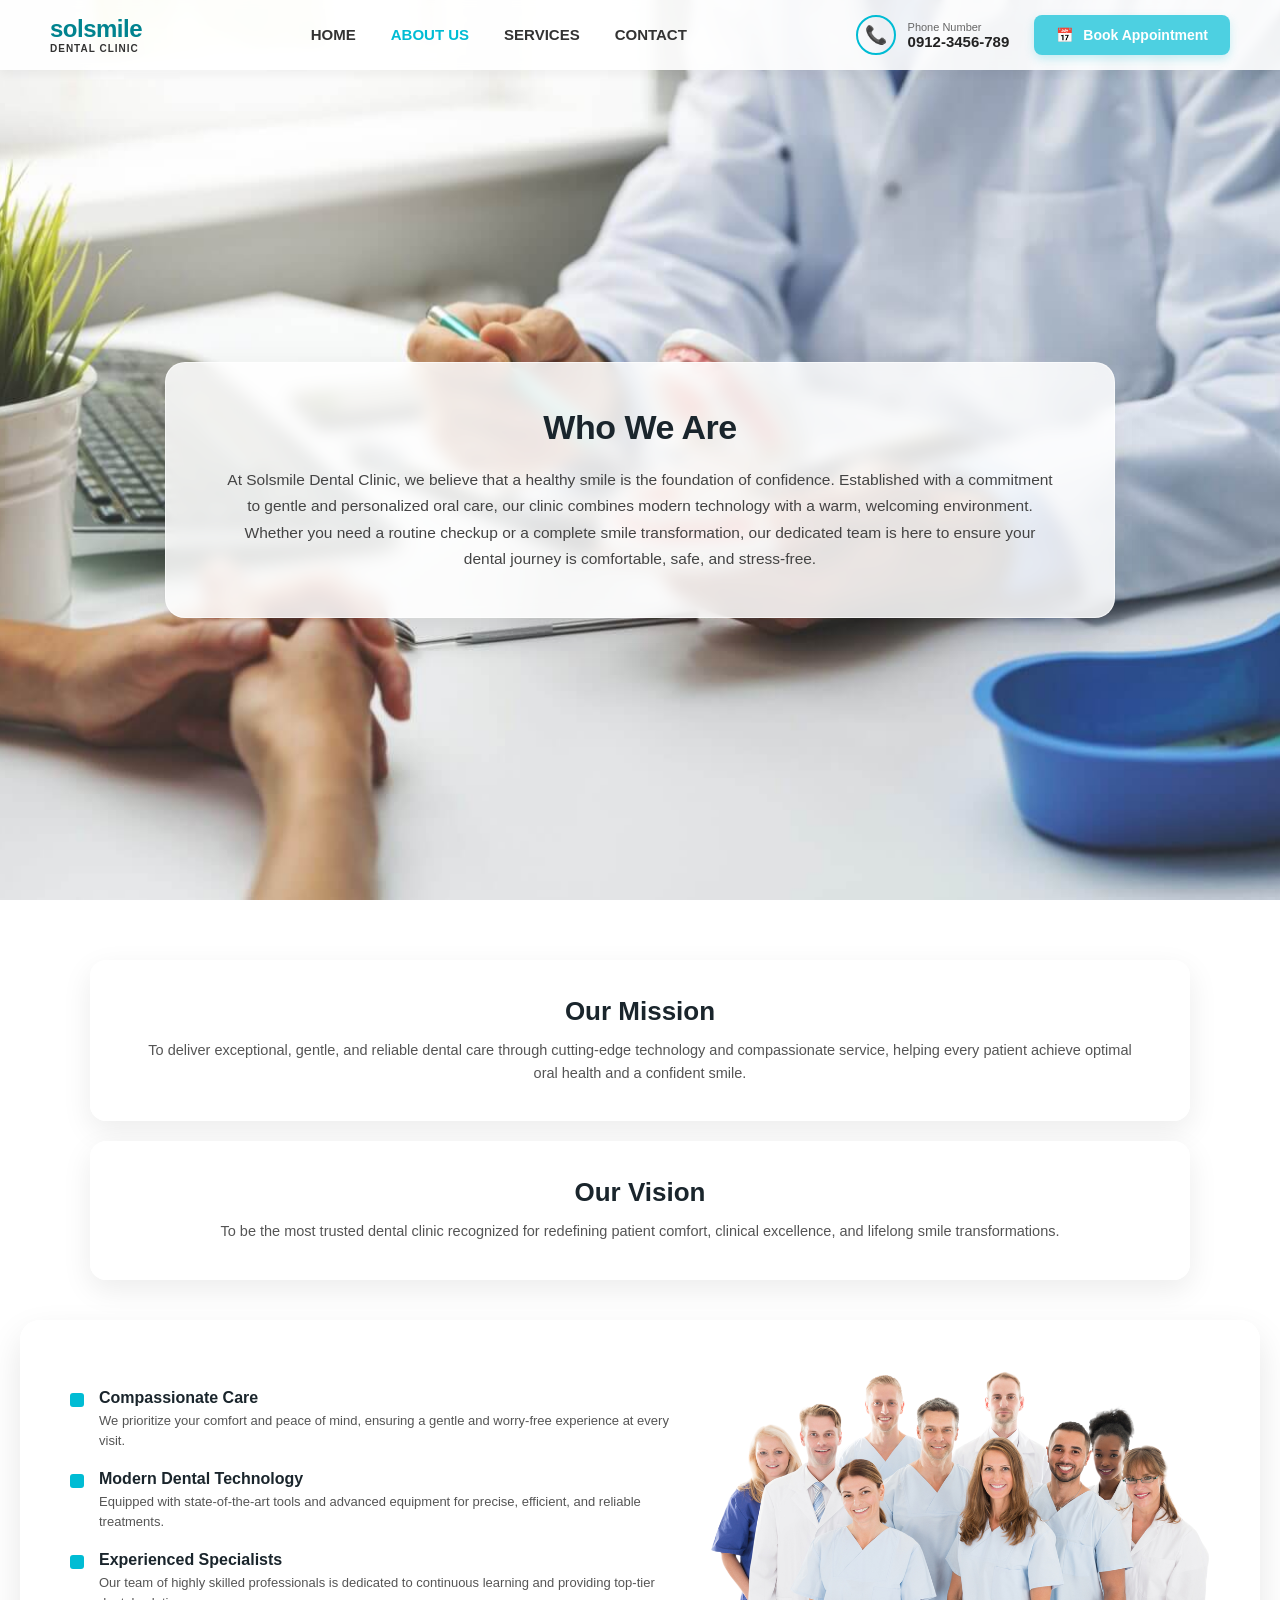
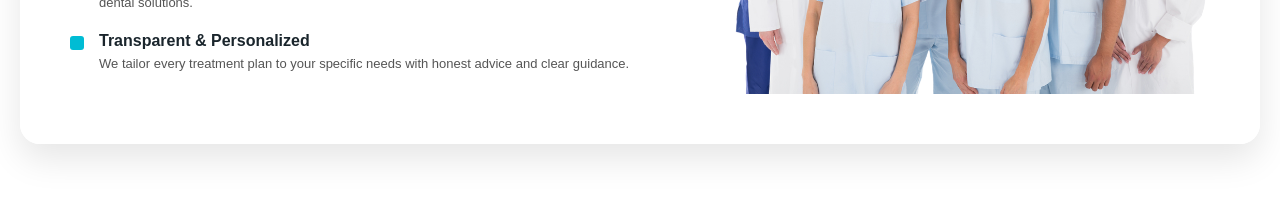
<file: ABOUT US.HTML>
<!DOCTYPE html>
<html lang="en">
<head>
    <meta charset="UTF-8">
    <meta name="viewport" content="width=device-width, initial-scale=1.0">
    <title>About Us - Solsmile Dental Clinic</title>
    <style>
        * {
            margin: 0;
            padding: 0;
            box-sizing: border-box;
            font-family: 'Segoe UI', Tahoma, Geneva, Verdana, sans-serif;
        }

        html {
            scroll-behavior: smooth;
        }

        html, body {
            width: 100%;
            overflow-x: hidden;
        }

        body {
            background: url("../IMAGES/about%20us%20pprofile.jpg") no-repeat center center fixed;
            background-size: cover;
            color: #333;
            display: flex;
            flex-direction: column;
            min-height: 100vh;
        }

        /* ENTRANCE ANIMATIONS */
        @keyframes fadeInDown {
            from { opacity: 0; transform: translateY(-20px); }
            to { opacity: 1; transform: translateY(0); }
        }

        @keyframes fadeInUp {
            from { opacity: 0; transform: translateY(30px); }
            to { opacity: 1; transform: translateY(0); }
        }

        @keyframes fadeIn {
            from { opacity: 0; transform: scale(0.98); }
            to { opacity: 1; transform: scale(1); }
        }

        .fade-effect {
            animation: fadeIn 0.8s ease-out forwards;
        }

        /* HEADER / NAVBAR (Fixed sa taas) */
        header {
            position: fixed;
            top: 0;
            left: 0;
            display: flex;
            justify-content: space-between;
            align-items: center;
            padding: 15px 50px;
            background: rgba(255, 255, 255, 0.9);
            backdrop-filter: blur(5px);
            animation: fadeInDown 0.8s ease-out;
            width: 100%;
            z-index: 1000;
            box-shadow: 0 4px 10px rgba(0,0,0,0.05);
        }

        .logo-area {
            display: flex;
            flex-direction: column;
            line-height: 1.1;
        }

        .logo-text {
            font-size: 24px;
            font-weight: bold;
            color: #00838f;
            letter-spacing: -0.5px;
        }

        .logo-sub {
            font-size: 10px;
            font-weight: bold;
            letter-spacing: 1px;
            color: #333;
        }

        nav ul {
            display: flex;
            list-style: none;
            gap: 35px;
        }

        nav ul li a {
            text-decoration: none;
            color: #333;
            font-weight: 600;
            font-size: 15px;
            transition: color 0.3s;
        }

        nav ul li a.active, nav ul li a:hover {
            color: #00bcd4;
        }

        .header-right {
            display: flex;
            align-items: center;
            gap: 25px;
        }

        .phone-box {
            display: flex;
            align-items: center;
            gap: 12px;
        }

        .phone-icon {
            width: 40px;
            height: 40px;
            border: 2px solid #00bcd4;
            border-radius: 50%;
            display: flex;
            align-items: center;
            justify-content: center;
            color: #00bcd4;
            font-size: 18px;
        }

        .phone-info .label {
            font-size: 11px;
            color: #666;
        }

        .phone-info .number {
            font-size: 15px;
            font-weight: bold;
            color: #222;
        }

        .btn-book {
            background-color: #4dd0e1;
            color: white;
            border: none;
            padding: 12px 22px;
            border-radius: 8px;
            font-weight: 600;
            font-size: 14px;
            cursor: pointer;
            display: flex;
            align-items: center;
            gap: 10px;
            box-shadow: 0 4px 10px rgba(77, 208, 225, 0.3);
            transition: background 0.3s, transform 0.2s;
        }

        .btn-book:hover {
            background-color: #26c6da;
            transform: translateY(-2px);
        }

        /* SECTION 1: WHO WE ARE / OUR STORY (POP-UP / WHEEL SWITCH) */
        .popup-section {
            height: 100vh;
            width: 100%;
            display: flex;
            flex-direction: column;
            justify-content: center;
            align-items: center;
            padding-top: 80px;
        }

        .about-card-box {
            background: rgba(255, 255, 255, 0.85);
            backdrop-filter: blur(8px);
            border: 1px solid rgba(255, 255, 255, 0.6);
            padding: 45px 60px;
            border-radius: 20px;
            max-width: 950px; /* Pinalaki ang max-width */
            width: 90%;
            text-align: center;
            box-shadow: 0 15px 35px rgba(0, 0, 0, 0.1);
        }

        .about-card-box h2 {
            font-size: 34px;
            font-weight: 800;
            color: #1a252c;
            margin-bottom: 20px;
            letter-spacing: -0.5px;
        }

        .about-card-box p {
            font-size: 15.5px;
            color: #444;
            line-height: 1.7;
        }

        .scroll-hint {
            margin-top: 15px;
            font-size: 12px;
            color: #444;
            font-weight: 600;
            letter-spacing: 0.5px;
            animation: fadeInUp 1s ease-out;
        }

        /* SECTIONS SA IBABA (NORMAL SCROLL NA) */
        .content-container {
            display: flex;
            flex-direction: column;
            align-items: center;
            gap: 40px;
            padding: 60px 20px;
            background: linear-gradient(to bottom, rgba(255,255,255,0.7), rgba(255,255,255,0.95));
        }

        /* MISSION & VISION DUAL BOXES */
        .mission-vision-wrapper {
            display: flex;
            flex-direction: column;
            gap: 20px;
            max-width: 1100px; /* Pinahaba at pinakalaki ang width */
            width: 100%;
        }

        .mv-card {
            background: rgba(255, 255, 255, 0.9);
            backdrop-filter: blur(8px);
            border: 1px solid rgba(255, 255, 255, 0.6);
            padding: 35px 50px;
            border-radius: 16px;
            text-align: center;
            box-shadow: 0 10px 30px rgba(0, 0, 0, 0.08);
        }

        .mv-card h3 {
            font-size: 26px;
            font-weight: 800;
            color: #1a252c;
            margin-bottom: 12px;
        }

        .mv-card p {
            font-size: 14.5px;
            color: #555;
            line-height: 1.6;
        }

        /* VALUES & TEAM LAYOUT */
        .values-team-wrapper {
            display: flex;
            justify-content: space-between;
            align-items: center;
            max-width: 1250px; /* Mas pinalawak/pinahaba para mas maluwag ang team at listahan */
            width: 100%;
            background: rgba(255, 255, 255, 0.95);
            backdrop-filter: blur(10px);
            padding: 50px;
            border-radius: 20px;
            box-shadow: 0 15px 35px rgba(0, 0, 0, 0.1);
            gap: 40px;
        }

        .values-list {
            display: flex;
            flex-direction: column;
            gap: 20px;
            flex: 1.2;
        }

        .value-item {
            display: flex;
            align-items: flex-start;
            gap: 15px;
        }

        .value-bullet {
            width: 14px;
            height: 14px;
            background-color: #00bcd4;
            border-radius: 3px;
            margin-top: 4px;
            flex-shrink: 0;
        }

        .value-content h4 {
            font-size: 16px;
            font-weight: 700;
            color: #1a252c;
            margin-bottom: 4px;
        }

        .value-content p {
            font-size: 13px;
            color: #555;
            line-height: 1.5;
        }

        .team-image-box {
            flex: 1;
            display: flex;
            justify-content: center;
            align-items: flex-end;
        }

        .team-image-box img {
            max-width: 100%;
            height: auto;
            border-radius: 12px;
        }
    </style>
</head>
<body>

    <!-- HEADER -->
    <header>
        <div class="logo-area">
            <span class="logo-text">solsmile</span>
            <span class="logo-sub">DENTAL CLINIC</span>
        </div>
        <nav>
            <ul>
                <li><a href="../HOME.HTML">HOME</a></li>
                <li><a href="ABOUT%20US.HTML" class="active">ABOUT US</a></li>
                <li><a href="SERVICES.HTML">SERVICES</a></li>
                <li><a href="CONTACT.HTML">CONTACT</a></li>
            </ul>
        </nav>
        <div class="header-right">
            <div class="phone-box">
                <div class="phone-icon">📞</div>
                <div class="phone-info">
                    <div class="label">Phone Number</div>
                    <div class="number">0912-3456-789</div>
                </div>
            </div>
            <a href="BOOK%20APPOINMENT.HTML" style="text-decoration: none;">
                <button class="btn-book">
                    <span>📅</span> Book Appointment
                </button>
            </a>
        </div>
    </header>

    <!-- SECTION 1: WHO WE ARE & OUR STORY (POP-UP / SCROLL SWITCH) -->
    <section class="popup-section">
        <div class="about-card-box fade-effect" id="aboutCard">
            <h2 id="aboutTitle">Who We Are</h2>
            <p id="aboutText">At Solsmile Dental Clinic, we believe that a healthy smile is the foundation of confidence. Established with a commitment to gentle and personalized oral care, our clinic combines modern technology with a warm, welcoming environment. Whether you need a routine checkup or a complete smile transformation, our dedicated team is here to ensure your dental journey is comfortable, safe, and stress-free.</p>
        </div>
    </section>

    <!-- SECTIONS SA IBABA (NORMAL SCROLL NA LALABAS) -->
    <div class="content-container">
        
        <!-- MISSION & VISION -->
        <div class="mission-vision-wrapper">
            <div class="mv-card">
                <h3>Our Mission</h3>
                <p>To deliver exceptional, gentle, and reliable dental care through cutting-edge technology and compassionate service, helping every patient achieve optimal oral health and a confident smile.</p>
            </div>
            <div class="mv-card">
                <h3>Our Vision</h3>
                <p>To be the most trusted dental clinic recognized for redefining patient comfort, clinical excellence, and lifelong smile transformations.</p>
            </div>
        </div>

        <!-- VALUES & TEAM -->
        <div class="values-team-wrapper">
            <div class="values-list">
                <div class="value-item">
                    <div class="value-bullet"></div>
                    <div class="value-content">
                        <h4>Compassionate Care</h4>
                        <p>We prioritize your comfort and peace of mind, ensuring a gentle and worry-free experience at every visit.</p>
                    </div>
                </div>
                <div class="value-item">
                    <div class="value-bullet"></div>
                    <div class="value-content">
                        <h4>Modern Dental Technology</h4>
                        <p>Equipped with state-of-the-art tools and advanced equipment for precise, efficient, and reliable treatments.</p>
                    </div>
                </div>
                <div class="value-item">
                    <div class="value-bullet"></div>
                    <div class="value-content">
                        <h4>Experienced Specialists</h4>
                        <p>Our team of highly skilled professionals is dedicated to continuous learning and providing top-tier dental solutions.</p>
                    </div>
                </div>
                <div class="value-item">
                    <div class="value-bullet"></div>
                    <div class="value-content">
                        <h4>Transparent & Personalized</h4>
                        <p>We tailor every treatment plan to your specific needs with honest advice and clear guidance.</p>
                    </div>
                </div>
            </div>
            <div class="team-image-box">
                <img src="../IMAGES/dentist%20group.png" alt="Our Team" onerror="this.src='https://via.placeholder.com/450x300?text=Team+Picture+Placeholder'">
            </div>
        </div>

    </div>

    <!-- JAVASCRIPT PARA SA POP-UP SWITCHER NG WHO WE ARE / OUR STORY -->
    <script>
        const storyPages = [
            {
                title: "Who We Are",
                text: "At Solsmile Dental Clinic, we believe that a healthy smile is the foundation of confidence. Established with a commitment to gentle and personalized oral care, our clinic combines modern technology with a warm, welcoming environment. Whether you need a routine checkup or a complete smile transformation, our dedicated team is here to ensure your dental journey is comfortable, safe, and stress-free."
            },
            {
                title: "Our Story",
                text: "Founded with a passion for transforming oral healthcare, Solsmile Dental Clinic was built on a simple promise: to make high-quality dental care comfortable and accessible for everyone. From our state-of-the-art facility to our strict sterilization standards, every detail of our clinic is designed around your comfort and peace of mind. Over the years, we have grown into a trusted dental home where patients of all ages receive compassionate, expert care tailored to their unique needs."
            }
        ];

        let storyIndex = 0;
        let isStoryDone = false;
        let isThrottled = false;

        window.addEventListener('wheel', function(e) {
            if (isStoryDone) return;
            if (isThrottled) return;

            const card = document.getElementById('aboutCard');
            const titleElement = document.getElementById('aboutTitle');
            const textElement = document.getElementById('aboutText');

            if (e.deltaY > 0) {
                if (storyIndex === 0) {
                    e.preventDefault();
                    isThrottled = true;
                    storyIndex = 1;
                    
                    card.classList.remove('fade-effect');
                    void card.offsetWidth;
                    titleElement.innerText = storyPages[1].title;
                    textElement.innerText = storyPages[1].text;
                    card.classList.add('fade-effect');

                    setTimeout(() => { isThrottled = false; }, 600);
                } else if (storyIndex === 1) {
                    isStoryDone = true;
                }
            } else if (e.deltaY < 0) {
                if (storyIndex === 1) {
                    e.preventDefault();
                    isThrottled = true;
                    storyIndex = 0;
                    
                    card.classList.remove('fade-effect');
                    void card.offsetWidth;
                    titleElement.innerText = storyPages[0].title;
                    textElement.innerText = storyPages[0].text;
                    card.classList.add('fade-effect');

                    setTimeout(() => { isThrottled = false; }, 600);
                }
            }
        }, { passive: false });
    </script>
</body>
</html>
</file>
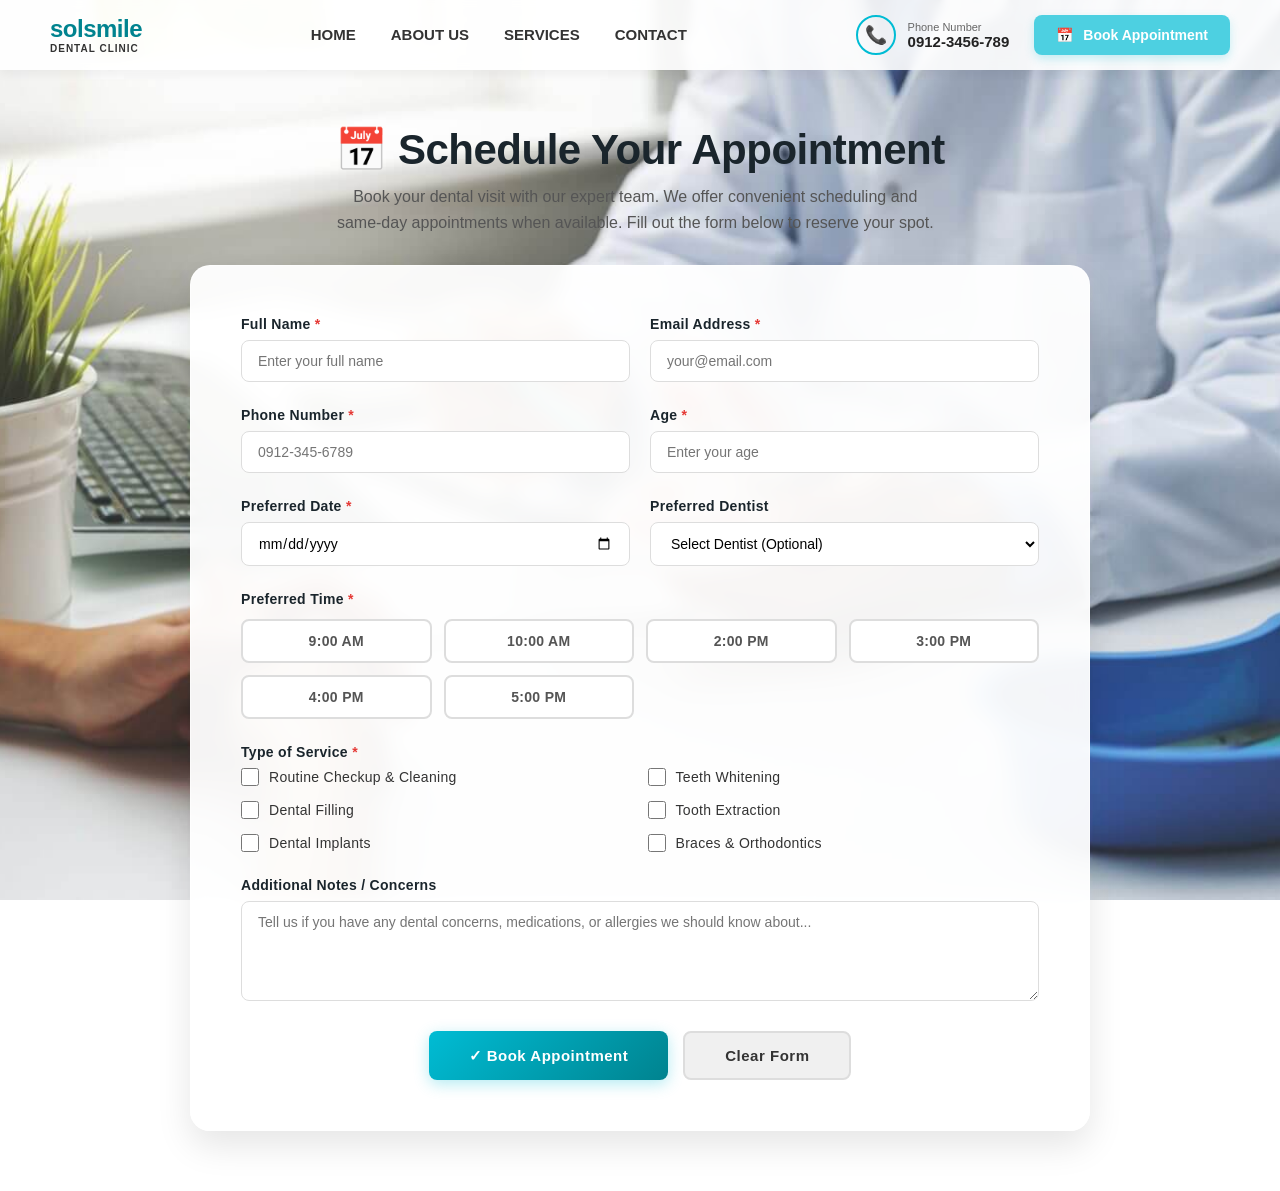
<file: BOOK APPOINMENT.HTML>
<!DOCTYPE html>
<html lang="en">
<head>
    <meta charset="UTF-8">
    <meta name="viewport" content="width=device-width, initial-scale=1.0">
    <title>Book Appointment - Solsmile Dental Clinic</title>
    <style>
        * {
            margin: 0;
            padding: 0;
            box-sizing: border-box;
            font-family: 'Segoe UI', Tahoma, Geneva, Verdana, sans-serif;
        }

        html {
            scroll-behavior: smooth;
        }

        html, body {
            width: 100%;
            overflow-x: hidden;
        }

        body {
            background: url("../IMAGES/about%20us%20pprofile.jpg") no-repeat center center fixed;
            background-size: cover;
            color: #333;
            display: flex;
            flex-direction: column;
            min-height: 100vh;
        }

        /* ENTRANCE ANIMATIONS */
        @keyframes fadeInDown {
            from { opacity: 0; transform: translateY(-20px); }
            to { opacity: 1; transform: translateY(0); }
        }

        @keyframes fadeInUp {
            from { opacity: 0; transform: translateY(30px); }
            to { opacity: 1; transform: translateY(0); }
        }

        @keyframes slideInLeft {
            from { opacity: 0; transform: translateX(-20px); }
            to { opacity: 1; transform: translateX(0); }
        }

        /* HEADER / NAVBAR */
        header {
            position: fixed;
            top: 0;
            left: 0;
            display: flex;
            justify-content: space-between;
            align-items: center;
            padding: 15px 50px;
            background: rgba(255, 255, 255, 0.9);
            backdrop-filter: blur(5px);
            animation: fadeInDown 0.8s ease-out;
            width: 100%;
            z-index: 1000;
            box-shadow: 0 4px 10px rgba(0,0,0,0.05);
        }

        .logo-area {
            display: flex;
            flex-direction: column;
            line-height: 1.1;
        }

        .logo-text {
            font-size: 24px;
            font-weight: bold;
            color: #00838f;
            letter-spacing: -0.5px;
        }

        .logo-sub {
            font-size: 10px;
            font-weight: bold;
            letter-spacing: 1px;
            color: #333;
        }

        nav ul {
            display: flex;
            list-style: none;
            gap: 35px;
        }

        nav ul li a {
            text-decoration: none;
            color: #333;
            font-weight: 600;
            font-size: 15px;
            transition: color 0.3s;
        }

        nav ul li a.active, nav ul li a:hover {
            color: #00bcd4;
        }

        .header-right {
            display: flex;
            align-items: center;
            gap: 25px;
        }

        .phone-box {
            display: flex;
            align-items: center;
            gap: 12px;
        }

        .phone-icon {
            width: 40px;
            height: 40px;
            border: 2px solid #00bcd4;
            border-radius: 50%;
            display: flex;
            align-items: center;
            justify-content: center;
            color: #00bcd4;
            font-size: 18px;
        }

        .phone-info .label {
            font-size: 11px;
            color: #666;
        }

        .phone-info .number {
            font-size: 15px;
            font-weight: bold;
            color: #222;
        }

        .btn-book {
            background-color: #4dd0e1;
            color: white;
            border: none;
            padding: 12px 22px;
            border-radius: 8px;
            font-weight: 600;
            font-size: 14px;
            cursor: pointer;
            display: flex;
            align-items: center;
            gap: 10px;
            box-shadow: 0 4px 10px rgba(77, 208, 225, 0.3);
            transition: background 0.3s, transform 0.2s;
        }

        .btn-book:hover {
            background-color: #26c6da;
            transform: translateY(-2px);
        }

        /* MAIN CONTAINER */
        .appointment-container {
            margin-top: 85px;
            padding: 40px 20px 60px 20px;
            display: flex;
            flex-direction: column;
            align-items: center;
            gap: 30px;
            flex: 1;
        }

        /* HEADER SECTION */
        .appointment-header {
            text-align: center;
            animation: fadeInUp 0.8s ease-out;
        }

        .appointment-header h1 {
            font-size: 42px;
            font-weight: 800;
            color: #1a252c;
            margin-bottom: 10px;
            letter-spacing: -0.5px;
        }

        .appointment-header p {
            font-size: 16px;
            color: #555;
            max-width: 600px;
            line-height: 1.6;
        }

        /* FORM WRAPPER */
        .form-wrapper {
            width: 100%;
            max-width: 900px;
            background: rgba(255, 255, 255, 0.95);
            backdrop-filter: blur(10px);
            border: 1px solid rgba(255, 255, 255, 0.6);
            padding: 50px;
            border-radius: 20px;
            box-shadow: 0 15px 35px rgba(0, 0, 0, 0.1);
            animation: fadeInUp 1s ease-out;
        }

        .form-group {
            margin-bottom: 25px;
        }

        .form-row {
            display: grid;
            grid-template-columns: 1fr 1fr;
            gap: 20px;
        }

        .form-row-full {
            display: grid;
            grid-template-columns: 1fr;
        }

        .form-group label {
            display: block;
            font-size: 14px;
            font-weight: 700;
            color: #1a252c;
            margin-bottom: 8px;
            letter-spacing: 0.3px;
        }

        .form-group input,
        .form-group select,
        .form-group textarea {
            width: 100%;
            padding: 12px 16px;
            border: 1.5px solid #ddd;
            border-radius: 8px;
            font-size: 14px;
            font-family: 'Segoe UI', Tahoma, Geneva, Verdana, sans-serif;
            transition: border-color 0.3s, box-shadow 0.3s;
            background: #ffffff;
        }

        .form-group input:focus,
        .form-group select:focus,
        .form-group textarea:focus {
            outline: none;
            border-color: #00bcd4;
            box-shadow: 0 0 0 3px rgba(0, 188, 212, 0.1);
        }

        .form-group textarea {
            resize: vertical;
            min-height: 100px;
            max-height: 200px;
        }

        .required {
            color: #e53935;
            font-weight: bold;
        }

        /* TIME SLOT GRID */
        .time-slot-group {
            margin-bottom: 25px;
        }

        .time-slot-group label {
            display: block;
            font-size: 14px;
            font-weight: 700;
            color: #1a252c;
            margin-bottom: 12px;
            letter-spacing: 0.3px;
        }

        .time-slot-container {
            display: grid;
            grid-template-columns: repeat(4, 1fr);
            gap: 12px;
        }

        .time-slot {
            position: relative;
        }

        .time-slot input[type="radio"] {
            display: none;
        }

        .time-slot label {
            display: block;
            padding: 12px;
            border: 2px solid #ddd;
            border-radius: 8px;
            text-align: center;
            cursor: pointer;
            transition: all 0.3s;
            background: #ffffff;
            font-weight: 600;
            color: #555;
            margin: 0;
        }

        .time-slot input[type="radio"]:checked + label {
            background: #00bcd4;
            color: white;
            border-color: #00bcd4;
            box-shadow: 0 4px 12px rgba(0, 188, 212, 0.3);
        }

        .time-slot label:hover {
            border-color: #00bcd4;
        }

        /* SERVICE TYPE GRID */
        .service-checkbox-group {
            display: grid;
            grid-template-columns: 1fr 1fr;
            gap: 15px;
        }

        .checkbox-item {
            display: flex;
            align-items: center;
            gap: 10px;
        }

        .checkbox-item input[type="checkbox"] {
            width: 18px;
            height: 18px;
            cursor: pointer;
            accent-color: #00bcd4;
        }

        .checkbox-item label {
            margin: 0;
            cursor: pointer;
            font-size: 14px;
            font-weight: 500;
            color: #333;
        }

        /* BUTTON GROUP */
        .button-group {
            display: flex;
            gap: 15px;
            justify-content: center;
            margin-top: 30px;
        }

        .btn-submit, .btn-reset {
            padding: 14px 40px;
            border: none;
            border-radius: 8px;
            font-size: 15px;
            font-weight: 700;
            cursor: pointer;
            transition: all 0.3s;
            letter-spacing: 0.5px;
        }

        .btn-submit {
            background: linear-gradient(135deg, #00bcd4, #00838f);
            color: white;
            box-shadow: 0 4px 15px rgba(0, 188, 212, 0.3);
            min-width: 180px;
        }

        .btn-submit:hover {
            transform: translateY(-2px);
            box-shadow: 0 6px 20px rgba(0, 188, 212, 0.4);
        }

        .btn-reset {
            background: #f0f0f0;
            color: #333;
            border: 2px solid #ddd;
        }

        .btn-reset:hover {
            background: #e8e8e8;
            border-color: #999;
        }

        /* SUCCESS MESSAGE */
        .success-message {
            display: none;
            background: #c8e6c9;
            border: 2px solid #4caf50;
            color: #2e7d32;
            padding: 16px;
            border-radius: 8px;
            margin-bottom: 20px;
            text-align: center;
            font-weight: 600;
            animation: slideInLeft 0.5s ease-out;
        }

        .success-message.show {
            display: block;
        }

        /* RESPONSIVE */
        @media (max-width: 768px) {
            .form-row {
                grid-template-columns: 1fr;
            }

            .time-slot-container {
                grid-template-columns: repeat(2, 1fr);
            }

            .service-checkbox-group {
                grid-template-columns: 1fr;
            }

            .form-wrapper {
                padding: 30px 20px;
            }

            .appointment-header h1 {
                font-size: 32px;
            }

            nav ul {
                gap: 20px;
            }

            header {
                padding: 15px 20px;
            }
        }
    </style>
</head>
<body>

    <!-- HEADER -->
    <header>
        <div class="logo-area">
            <span class="logo-text">solsmile</span>
            <span class="logo-sub">DENTAL CLINIC</span>
        </div>
        <nav>
            <ul>
                <li><a href="../HOME.HTML">HOME</a></li>
                <li><a href="ABOUT%20US.HTML">ABOUT US</a></li>
                <li><a href="SERVICES.HTML">SERVICES</a></li>
                <li><a href="CONTACT.HTML">CONTACT</a></li>
            </ul>
        </nav>
        <div class="header-right">
            <div class="phone-box">
                <div class="phone-icon">📞</div>
                <div class="phone-info">
                    <div class="label">Phone Number</div>
                    <div class="number">0912-3456-789</div>
                </div>
            </div>
            <button class="btn-book">
                <span>📅</span> Book Appointment
            </button>
        </div>
    </header>

    <!-- MAIN CONTENT -->
    <div class="appointment-container">
        
        <!-- HEADER SECTION -->
        <div class="appointment-header">
            <h1>📅 Schedule Your Appointment</h1>
            <p>Book your dental visit with our expert team. We offer convenient scheduling and same-day appointments when available. Fill out the form below to reserve your spot.</p>
        </div>

        <!-- APPOINTMENT BOOKING FORM -->
        <div class="form-wrapper">
            
            <!-- SUCCESS MESSAGE -->
            <div class="success-message" id="successMessage">
                ✓ Your appointment has been booked successfully! We will confirm via email shortly.
            </div>

            <form id="appointmentForm">
                
                <!-- ROW 1: NAME & EMAIL -->
                <div class="form-row">
                    <div class="form-group">
                        <label for="patientName">Full Name <span class="required">*</span></label>
                        <input type="text" id="patientName" name="patientName" required placeholder="Enter your full name">
                    </div>
                    <div class="form-group">
                        <label for="patientEmail">Email Address <span class="required">*</span></label>
                        <input type="email" id="patientEmail" name="patientEmail" required placeholder="your@email.com">
                    </div>
                </div>

                <!-- ROW 2: PHONE & AGE -->
                <div class="form-row">
                    <div class="form-group">
                        <label for="patientPhone">Phone Number <span class="required">*</span></label>
                        <input type="tel" id="patientPhone" name="patientPhone" required placeholder="0912-345-6789">
                    </div>
                    <div class="form-group">
                        <label for="patientAge">Age <span class="required">*</span></label>
                        <input type="number" id="patientAge" name="patientAge" min="1" max="120" required placeholder="Enter your age">
                    </div>
                </div>

                <!-- ROW 3: PREFERRED DATE & TIME -->
                <div class="form-row">
                    <div class="form-group">
                        <label for="appointmentDate">Preferred Date <span class="required">*</span></label>
                        <input type="date" id="appointmentDate" name="appointmentDate" required>
                    </div>
                    <div class="form-group">
                        <label for="appointmentDoctor">Preferred Dentist</label>
                        <select id="appointmentDoctor" name="appointmentDoctor">
                            <option value="">Select Dentist (Optional)</option>
                            <option value="dr-santos">Dr. Maria Santos - General Dentistry</option>
                            <option value="dr-cruz">Dr. Juan Cruz - Orthodontist</option>
                            <option value="dr-reyes">Dr. Ana Reyes - Cosmetic Dentistry</option>
                            <option value="any">Any Available Dentist</option>
                        </select>
                    </div>
                </div>

                <!-- TIME SLOTS -->
                <div class="time-slot-group">
                    <label>Preferred Time <span class="required">*</span></label>
                    <div class="time-slot-container">
                        <div class="time-slot">
                            <input type="radio" id="time-9am" name="appointmentTime" value="9:00 AM" required>
                            <label for="time-9am">9:00 AM</label>
                        </div>
                        <div class="time-slot">
                            <input type="radio" id="time-10am" name="appointmentTime" value="10:00 AM">
                            <label for="time-10am">10:00 AM</label>
                        </div>
                        <div class="time-slot">
                            <input type="radio" id="time-2pm" name="appointmentTime" value="2:00 PM">
                            <label for="time-2pm">2:00 PM</label>
                        </div>
                        <div class="time-slot">
                            <input type="radio" id="time-3pm" name="appointmentTime" value="3:00 PM">
                            <label for="time-3pm">3:00 PM</label>
                        </div>
                        <div class="time-slot">
                            <input type="radio" id="time-4pm" name="appointmentTime" value="4:00 PM">
                            <label for="time-4pm">4:00 PM</label>
                        </div>
                        <div class="time-slot">
                            <input type="radio" id="time-5pm" name="appointmentTime" value="5:00 PM">
                            <label for="time-5pm">5:00 PM</label>
                        </div>
                    </div>
                </div>

                <!-- SERVICE TYPE -->
                <div class="form-group">
                    <label>Type of Service <span class="required">*</span></label>
                    <div class="service-checkbox-group">
                        <div class="checkbox-item">
                            <input type="checkbox" id="service-checkup" name="service" value="Routine Checkup" required>
                            <label for="service-checkup">Routine Checkup & Cleaning</label>
                        </div>
                        <div class="checkbox-item">
                            <input type="checkbox" id="service-teeth-whitening" name="service" value="Teeth Whitening">
                            <label for="service-teeth-whitening">Teeth Whitening</label>
                        </div>
                        <div class="checkbox-item">
                            <input type="checkbox" id="service-filling" name="service" value="Dental Filling">
                            <label for="service-filling">Dental Filling</label>
                        </div>
                        <div class="checkbox-item">
                            <input type="checkbox" id="service-extraction" name="service" value="Tooth Extraction">
                            <label for="service-extraction">Tooth Extraction</label>
                        </div>
                        <div class="checkbox-item">
                            <input type="checkbox" id="service-implants" name="service" value="Dental Implants">
                            <label for="service-implants">Dental Implants</label>
                        </div>
                        <div class="checkbox-item">
                            <input type="checkbox" id="service-braces" name="service" value="Braces & Orthodontics">
                            <label for="service-braces">Braces & Orthodontics</label>
                        </div>
                    </div>
                </div>

                <!-- ADDITIONAL NOTES -->
                <div class="form-group form-row-full">
                    <label for="additionalNotes">Additional Notes / Concerns</label>
                    <textarea id="additionalNotes" name="additionalNotes" placeholder="Tell us if you have any dental concerns, medications, or allergies we should know about..."></textarea>
                </div>

                <!-- BUTTONS -->
                <div class="button-group">
                    <button type="submit" class="btn-submit">✓ Book Appointment</button>
                    <button type="reset" class="btn-reset">Clear Form</button>
                </div>
            </form>
        </div>

    </div>

    <!-- JAVASCRIPT FOR FORM HANDLING -->
    <script>
        const form = document.getElementById('appointmentForm');
        const successMessage = document.getElementById('successMessage');

        // Set minimum date to today
        const today = new Date();
        const dateInput = document.getElementById('appointmentDate');
        dateInput.min = today.toISOString().split('T')[0];

        // Form submission
        form.addEventListener('submit', function(e) {
            e.preventDefault();

            // Get form data
            const formData = new FormData(form);
            const data = Object.fromEntries(formData);

            // Get selected services
            const selectedServices = Array.from(document.querySelectorAll('input[name="service"]:checked'))
                .map(checkbox => checkbox.value);

            // Validate at least one service is selected
            if (selectedServices.length === 0) {
                alert('Please select at least one service type.');
                return;
            }

            // Create appointment summary
            const appointmentSummary = {
                name: data.patientName,
                email: data.patientEmail,
                phone: data.patientPhone,
                age: data.patientAge,
                date: data.appointmentDate,
                time: data.appointmentTime,
                doctor: data.appointmentDoctor || 'Any Available',
                services: selectedServices,
                notes: data.additionalNotes
            };

            // Log appointment data (in real scenario, send to server)
            console.log('Appointment Booked:', appointmentSummary);

            // Show success message
            successMessage.classList.add('show');
            
            // Scroll to success message
            successMessage.scrollIntoView({ behavior: 'smooth', block: 'nearest' });

            // Reset form
            form.reset();

            // Hide success message after 5 seconds
            setTimeout(() => {
                successMessage.classList.remove('show');
            }, 5000);

            // Optional: Send data to server
            // fetch('/api/appointments', {
            //     method: 'POST',
            //     headers: { 'Content-Type': 'application/json' },
            //     body: JSON.stringify(appointmentSummary)
            // }).then(response => response.json()).catch(error => console.error('Error:', error));
        });

        // Validate time selection
        document.querySelectorAll('input[name="appointmentTime"]').forEach(radio => {
            radio.addEventListener('change', function() {
                // Optional: Add custom logic for time selection
            });
        });
    </script>

</body>
</html>
</file>
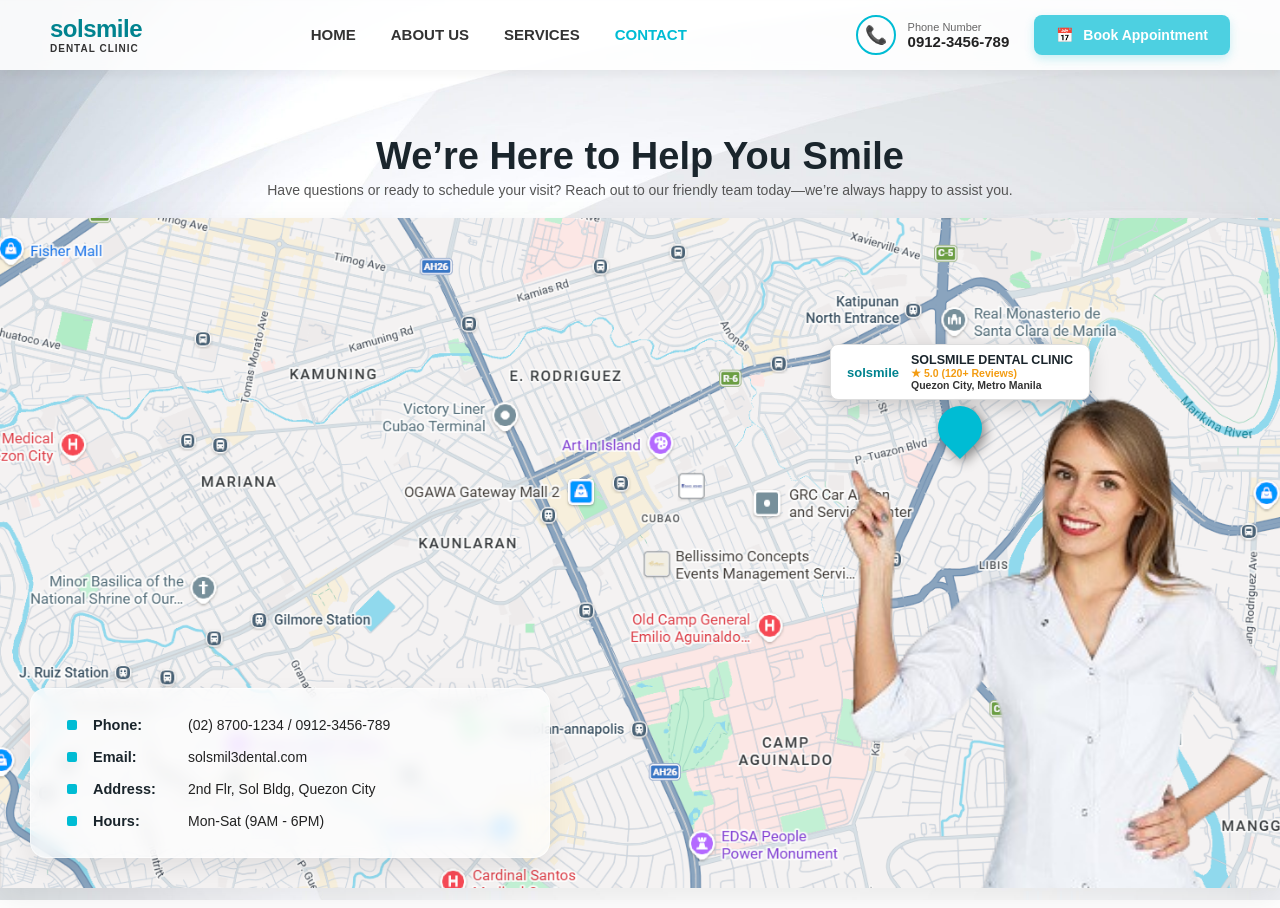
<file: CONTACT.HTML>
<!DOCTYPE html>
<html lang="en">
<head>
    <meta charset="UTF-8">
    <meta name="viewport" content="width=device-width, initial-scale=1.0">
    <title>Contact Us - Solsmile Dental Clinic</title>
    <style>
        * {
            margin: 0;
            padding: 0;
            box-sizing: border-box;
            font-family: 'Segoe UI', Tahoma, Geneva, Verdana, sans-serif;
        }

        html {
            scroll-behavior: smooth;
        }

        html, body {
            width: 100%;
            overflow-x: hidden;
        }

        body {
            background: url("../IMAGES/BACKGROUND.jpg") no-repeat center center fixed;
            background-size: cover;
            color: #333;
            display: flex;
            flex-direction: column;
            min-height: 100vh;
        }

        /* ENTRANCE ANIMATIONS */
        @keyframes fadeInDown {
            from { opacity: 0; transform: translateY(-20px); }
            to { opacity: 1; transform: translateY(0); }
        }

        @keyframes fadeInUp {
            from { opacity: 0; transform: translateY(30px); }
            to { opacity: 1; transform: translateY(0); }
        }

        /* HEADER / NAVBAR */
        header {
            position: fixed;
            top: 0;
            left: 0;
            display: flex;
            justify-content: space-between;
            align-items: center;
            padding: 15px 50px;
            background: rgba(255, 255, 255, 0.9);
            backdrop-filter: blur(5px);
            animation: fadeInDown 0.8s ease-out;
            width: 100%;
            z-index: 1000;
            box-shadow: 0 4px 10px rgba(0,0,0,0.05);
        }

        .logo-area {
            display: flex;
            flex-direction: column;
            line-height: 1.1;
        }

        .logo-text {
            font-size: 24px;
            font-weight: bold;
            color: #00838f;
            letter-spacing: -0.5px;
        }

        .logo-sub {
            font-size: 10px;
            font-weight: bold;
            letter-spacing: 1px;
            color: #333;
        }

        nav ul {
            display: flex;
            list-style: none;
            gap: 35px;
        }

        nav ul li a {
            text-decoration: none;
            color: #333;
            font-weight: 600;
            font-size: 15px;
            transition: color 0.3s;
        }

        nav ul li a.active, nav ul li a:hover {
            color: #00bcd4;
        }

        .header-right {
            display: flex;
            align-items: center;
            gap: 25px;
        }

        .phone-box {
            display: flex;
            align-items: center;
            gap: 12px;
        }

        .phone-icon {
            width: 40px;
            height: 40px;
            border: 2px solid #00bcd4;
            border-radius: 50%;
            display: flex;
            align-items: center;
            justify-content: center;
            color: #00bcd4;
            font-size: 18px;
        }

        .phone-info .label {
            font-size: 11px;
            color: #666;
        }

        .phone-info .number {
            font-size: 15px;
            font-weight: bold;
            color: #222;
        }

        .btn-book {
            background-color: #4dd0e1;
            color: white;
            border: none;
            padding: 12px 22px;
            border-radius: 8px;
            font-weight: 600;
            font-size: 14px;
            cursor: pointer;
            display: flex;
            align-items: center;
            gap: 10px;
            box-shadow: 0 4px 10px rgba(77, 208, 225, 0.3);
            transition: background 0.3s, transform 0.2s;
        }

        .btn-book:hover {
            background-color: #26c6da;
            transform: translateY(-2px);
        }

        /* CONTACT MAIN CONTAINER - Inilipat nang mas pababa */
        .contact-main-container {
            margin-top: 115px;
            padding: 20px 0px;
            display: flex;
            flex-direction: column;
            align-items: center;
            gap: 15px;
            width: 100%;
        }

        /* TOP TITLE SECTION */
        .contact-header-text {
            text-align: center;
            animation: fadeInUp 0.8s ease-out;
            margin-bottom: 5px;
            padding: 0 20px;
        }

        .contact-header-text h1 {
            font-size: 38px;
            font-weight: 800;
            color: #1a252c;
            margin-bottom: 4px;
        }

        .contact-header-text p {
            font-size: 14px;
            color: #555;
        }

        /* CONTACT CONTENT BODY (MAP BG + DETAILS + IMAGE) - Full Size Width */
        .contact-body-wrapper {
            position: relative;
            width: 100%;
            height: 670px;
            border-radius: 0px;
            overflow: hidden;
            display: flex;
            justify-content: space-between;
            align-items: flex-end;
            animation: fadeInUp 1s ease-out;
            box-shadow: 0 10px 30px rgba(0,0,0,0.08);
        }

        /* BACKGROUND MAP IMAGE */
        .map-background {
            position: absolute;
            top: 0;
            left: 0;
            width: 100%;
            height: 100%;
            object-fit: cover;
            z-index: 1;
        }

        /* MAP PIN CARD */
        .map-pin-card {
            position: absolute;
            top: 23%;
            left: 75%; 
            transform: translate(-50%, -50%);
            z-index: 2;
            background: #ffffff;
            padding: 8px 16px;
            border-radius: 8px;
            box-shadow: 0 6px 20px rgba(0,0,0,0.18);
            display: flex;
            align-items: center;
            gap: 12px;
            font-size: 13px;
            border: 1px solid #ddd;
        }

        .map-pin-card .pin-logo {
            font-size: 13px;
            font-weight: bold;
            color: #00838f;
        }

        .map-pin-card .pin-info h5 {
            font-size: 12.5px;
            font-weight: 800;
            color: #1a252c;
        }

        .map-pin-card .pin-info .review-text {
            font-size: 10.5px;
            color: #f39c12;
            font-weight: 600;
        }

        .map-pin-card .pin-info .location-text {
            font-size: 10.5px;
            color: #333333;
            font-weight: 600;
        }

        /* MAP MARKER ICON */
        .map-marker-icon {
            position: absolute;
            top: 28%;
            left: 75%;
            transform: translate(-50%, 0) rotate(-45deg);
            z-index: 2;
            width: 44px;
            height: 44px;
            background: #00bcd4;
            border-radius: 50% 50% 50% 0;
            box-shadow: 0 5px 12px rgba(0,0,0,0.45);
        }

        /* INFO BOX SA IBABA KALIWA - Pinalawak ang width at ginawang fade/translucent */
        .contact-info-box {
            position: relative;
            z-index: 3;
            background: rgba(255, 255, 255, 0.75);
            backdrop-filter: blur(8px);
            -webkit-backdrop-filter: blur(8px);
            padding: 28px 36px;
            border-radius: 16px;
            margin: 30px;
            display: flex;
            flex-direction: column;
            gap: 16px;
            min-width: 520px;
            box-shadow: 0 10px 25px rgba(0,0,0,0.08);
            border: 1px solid rgba(255, 255, 255, 0.5);
        }

        .contact-item {
            display: flex;
            align-items: center;
            gap: 16px;
        }

        .contact-bullet {
            width: 10px;
            height: 10px;
            background-color: #00bcd4;
            border-radius: 2px;
            flex-shrink: 0;
        }

        .contact-detail {
            display: flex;
            align-items: center;
            gap: 15px;
        }

        .contact-detail h4 {
            font-size: 14.5px;
            font-weight: 800;
            color: #1a252c;
            min-width: 80px;
        }

        .contact-detail p {
            font-size: 14px;
            color: #222;
            font-weight: 500;
        }

        /* IMAGE SA KANAN (STAFF/PERSON) */
        .contact-person-image {
            position: relative;
            z-index: 3;
            height: 100%;
            display: flex;
            align-items: flex-end;
            margin-right: -220px;
            margin-bottom: -10px;
        }

        .contact-person-image img {
            height: 94%;
            width: auto;
            object-fit: contain;
        }
    </style>
</head>
<body>

    <!-- HEADER -->
    <header>
        <div class="logo-area">
            <span class="logo-text">solsmile</span>
            <span class="logo-sub">DENTAL CLINIC</span>
        </div>
        <nav>
            <ul>
                <li><a href="../HOME.HTML">HOME</a></li>
                <li><a href="ABOUT%20US.HTML">ABOUT US</a></li>
                <li><a href="SERVICES.HTML">SERVICES</a></li>
                <li><a href="CONTACT.HTML" class="active">CONTACT</a></li>
            </ul>
        </nav>
        <div class="header-right">
            <div class="phone-box">
                <div class="phone-icon">📞</div>
                <div class="phone-info">
                    <div class="label">Phone Number</div>
                    <div class="number">0912-3456-789</div>
                </div>
            </div>
            <a href="BOOK%20APPOINMENT.HTML" style="text-decoration: none;">
                <button class="btn-book">
                    <span>📅</span> Book Appointment
                </button>
            </a>
        </div>
    </header>

    <!-- CONTACT MAIN CONTENT CONTAINER -->
    <div class="contact-main-container">
        
        <!-- HEADER TITLE -->
        <div class="contact-header-text">
            <h1>We’re Here to Help You Smile</h1>
            <p>Have questions or ready to schedule your visit? Reach out to our friendly team today—we’re always happy to assist you.</p>
        </div>

        <!-- BODY WRAPPER (MAP BACKGROUND + MAP PIN + INFO + PERSON IMAGE) -->
        <div class="contact-body-wrapper">
            <!-- Map Background Image -->
            <img src="../IMAGES/map1.png" alt="Map Location" class="map-background" onerror="this.src='https://via.placeholder.com/1400x670?text=Map+Background+Placeholder'">

            <!-- Map Location Marker Card -->
            <div class="map-pin-card">
                <div class="pin-logo">solsmile</div>
                <div class="pin-info">
                    <h5>SOLSMILE DENTAL CLINIC</h5>
                    <p class="review-text">★ 5.0 (120+ Reviews)</p>
                    <p class="location-text">Quezon City, Metro Manila</p>
                </div>
            </div>
            <div class="map-marker-icon"></div>

            <!-- Contact Details Box (Bottom Left) -->
            <div class="contact-info-box">
                <div class="contact-item">
                    <div class="contact-bullet"></div>
                    <div class="contact-detail">
                        <h4>Phone:</h4>
                        <p>(02) 8700-1234 / 0912-3456-789</p>
                    </div>
                </div>
                <div class="contact-item">
                    <div class="contact-bullet"></div>
                    <div class="contact-detail">
                        <h4>Email:</h4>
                        <p>solsmil3dental.com</p>
                    </div>
                </div>
                <div class="contact-item">
                    <div class="contact-bullet"></div>
                    <div class="contact-detail">
                        <h4>Address:</h4>
                        <p>2nd Flr, Sol Bldg, Quezon City</p>
                    </div>
                </div>
                <div class="contact-item">
                    <div class="contact-bullet"></div>
                    <div class="contact-detail">
                        <h4>Hours:</h4>
                        <p>Mon-Sat (9AM - 6PM)</p>
                    </div>
                </div>
            </div>

            <!-- Person Image (Right Side) -->
            <div class="contact-person-image">
                <img src="../IMAGES/arrow1.png" alt="Contact Support" onerror="this.src='https://via.placeholder.com/380x620?text=Person+Image+Placeholder'">
            </div>
        </div>

    </div>

</body>
</html>
</file>
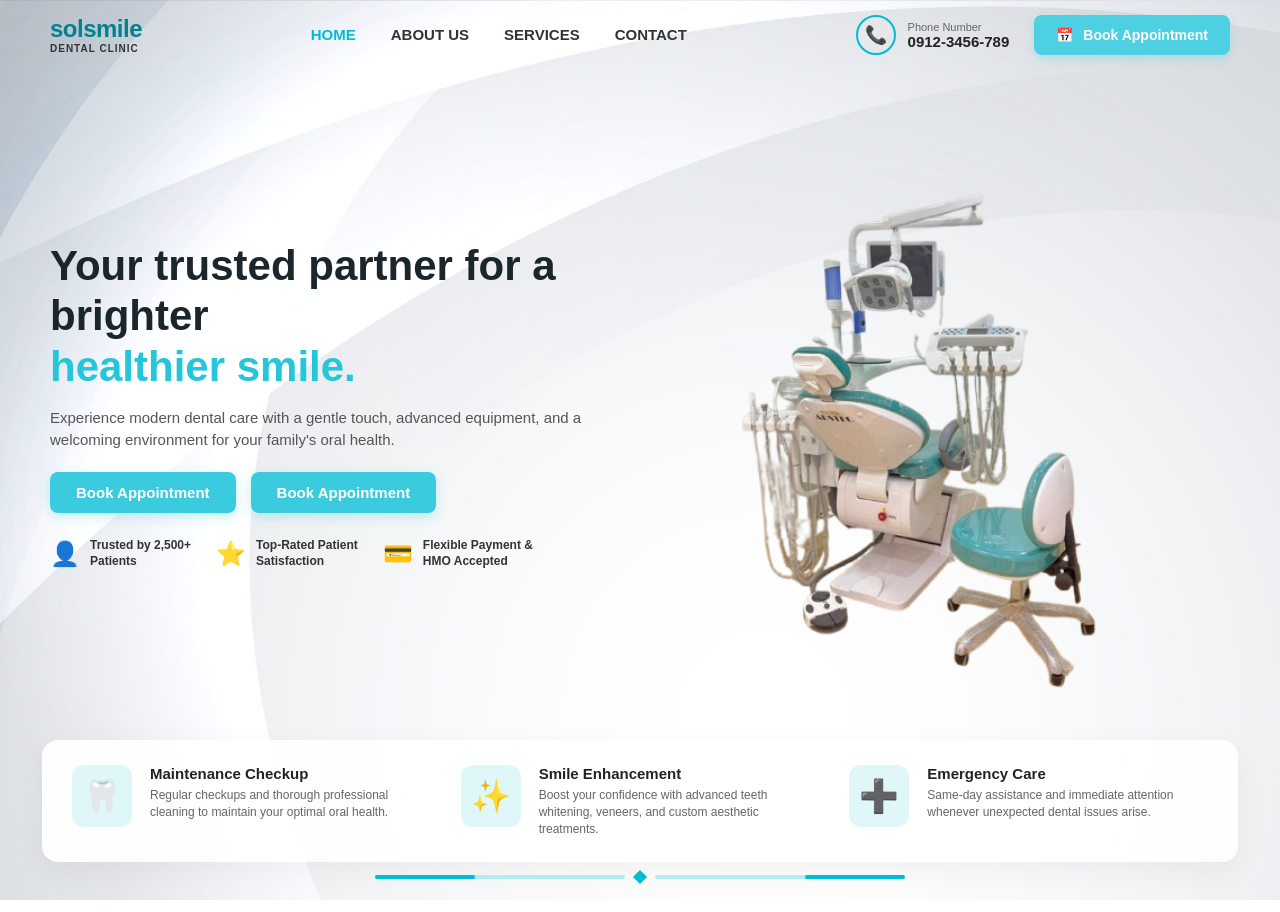
<file: HOME.HTML>
<!DOCTYPE html>
<html lang="en">
<head>
    <meta charset="UTF-8">
    <meta name="viewport" content="width=device-width, initial-scale=1.0">
    <title>Solsmile Dental Clinic</title>
    <style>
        * {
            margin: 0;
            padding: 0;
            box-sizing: border-box;
            font-family: 'Segoe UI', Tahoma, Geneva, Verdana, sans-serif;
        }

        html, body {
            width: 100%;
            height: 100vh;
            overflow-x: hidden;
        }

        body {
            background: url("IMAGES/BACKGROUND.jpg") no-repeat center center fixed;
            background-size: cover;
            color: #333;
            display: flex;
            flex-direction: column;
            justify-content: space-between;
        }

        /* ENTRANCE ANIMATIONS */
        @keyframes fadeInDown {
            from { opacity: 0; transform: translateY(-20px); }
            to { opacity: 1; transform: translateY(0); }
        }

        @keyframes fadeInLeft {
            from { opacity: 0; transform: translateX(-30px); }
            to { opacity: 1; transform: translateX(0); }
        }

        @keyframes fadeInRight {
            from { opacity: 0; transform: translateX(30px); }
            to { opacity: 1; transform: translateX(0); }
        }

        @keyframes fadeInUp {
            from { opacity: 0; transform: translateY(30px); }
            to { opacity: 1; transform: translateY(0); }
        }

        /* HEADER / NAVBAR */
        header {
            display: flex;
            justify-content: space-between;
            align-items: center;
            padding: 15px 50px;
            background: transparent;
            animation: fadeInDown 0.8s ease-out;
            width: 100%;
        }

        .logo-area {
            display: flex;
            flex-direction: column;
            line-height: 1.1;
        }

        .logo-text {
            font-size: 24px;
            font-weight: bold;
            color: #00838f;
            letter-spacing: -0.5px;
        }

        .logo-sub {
            font-size: 10px;
            font-weight: bold;
            letter-spacing: 1px;
            color: #333;
        }

        nav ul {
            display: flex;
            list-style: none;
            gap: 35px;
        }

        nav ul li a {
            text-decoration: none;
            color: #333;
            font-weight: 600;
            font-size: 15px;
            transition: color 0.3s;
        }

        nav ul li a.active, nav ul li a:hover {
            color: #00bcd4;
        }

        .header-right {
            display: flex;
            align-items: center;
            gap: 25px;
        }

        .phone-box {
            display: flex;
            align-items: center;
            gap: 12px;
        }

        .phone-icon {
            width: 40px;
            height: 40px;
            border: 2px solid #00bcd4;
            border-radius: 50%;
            display: flex;
            align-items: center;
            justify-content: center;
            color: #00bcd4;
            font-size: 18px;
        }

        .phone-info .label {
            font-size: 11px;
            color: #666;
        }

        .phone-info .number {
            font-size: 15px;
            font-weight: bold;
            color: #222;
        }

        .btn-book {
            background-color: #4dd0e1;
            color: white;
            border: none;
            padding: 12px 22px;
            border-radius: 8px;
            font-weight: 600;
            font-size: 14px;
            cursor: pointer;
            display: flex;
            align-items: center;
            gap: 10px;
            box-shadow: 0 4px 10px rgba(77, 208, 225, 0.3);
            transition: background 0.3s, transform 0.2s;
        }

        .btn-book:hover {
            background-color: #26c6da;
            transform: translateY(-2px);
        }

        /* HERO SECTION */
        .hero-section {
            display: flex;
            justify-content: space-between;
            align-items: center;
            padding: 10px 50px;
            max-width: 1400px;
            width: 100%;
            margin: 0 auto;
        }

        .hero-content {
            flex: 1;
            max-width: 580px;
            animation: fadeInLeft 1s ease-out;
        }

        .hero-content h1 {
            font-size: 42px;
            font-weight: 800;
            color: #1a252c;
            line-height: 1.2;
            margin-bottom: 15px;
        }

        .hero-content h1 span {
            color: #26c6da;
        }

        .hero-content p {
            font-size: 15px;
            color: #555;
            line-height: 1.5;
            margin-bottom: 20px;
        }

        .hero-buttons {
            display: flex;
            gap: 15px;
            margin-bottom: 25px;
        }

        .btn-cyan {
            background-color: #3accde;
            color: white;
            padding: 12px 26px;
            border-radius: 8px;
            border: none;
            font-weight: 600;
            font-size: 15px;
            cursor: pointer;
            box-shadow: 0 4px 12px rgba(58, 204, 222, 0.3);
            transition: background 0.3s, transform 0.2s;
        }

        .btn-cyan:hover {
            background-color: #26b8ba;
            transform: translateY(-2px);
        }

        /* FEATURES BADGES */
        .features-badges {
            display: flex;
            gap: 25px;
        }

        .badge-item {
            display: flex;
            align-items: center;
            gap: 10px;
        }

        .badge-icon {
            font-size: 24px;
            color: #3accde;
            min-width: 30px;
        }

        .badge-text {
            font-size: 12px;
            font-weight: 700;
            color: #333;
            line-height: 1.3;
        }

        /* HERO IMAGE CONTAINER (PINALAKI NG X2) */
        .hero-image-container {
            flex: 1;
            display: flex;
            justify-content: flex-end;
            animation: fadeInRight 1s ease-out;
        }

        .hero-image-container img {
            width: 100%;
            max-width: 950px; /* Pinalaki nang x2 ang maximum width */
            height: auto;
            max-height: 650px; /* Pinalaki nang x2 ang maximum height */
            object-fit: contain;
            border-radius: 12px;
        }

        /* BOTTOM CARDS SECTION */
        .services-cards-container {
            max-width: 1300px;
            width: 95%;
            margin: 0 auto 20px auto;
            padding: 0 10px;
            animation: fadeInUp 1s ease-out;
        }

        .cards-grid {
            display: grid;
            grid-template-columns: repeat(3, 1fr);
            gap: 20px;
            background: rgba(255, 255, 255, 0.95);
            padding: 20px 25px;
            border-radius: 16px;
            box-shadow: 0 10px 30px rgba(0, 0, 0, 0.05);
        }

        .service-card {
            display: flex;
            gap: 18px;
            align-items: flex-start;
            padding: 5px;
        }

        .service-icon-box {
            font-size: 32px;
            background: #e0f7fa;
            padding: 12px;
            border-radius: 12px;
            display: flex;
            align-items: center;
            justify-content: center;
            min-width: 60px;
            min-height: 60px;
        }

        .service-text h3 {
            font-size: 15px;
            font-weight: 700;
            color: #222;
            margin-bottom: 5px;
        }

        .service-text p {
            font-size: 12px;
            color: #666;
            line-height: 1.4;
        }

        /* CAROUSEL INDICATOR BAR */
        .slider-indicator {
            display: flex;
            justify-content: center;
            align-items: center;
            gap: 10px;
            margin-top: 10px;
            margin-bottom: 10px;
        }

        .slider-line {
            width: 250px;
            height: 4px;
            background: #b2ebf2;
            border-radius: 2px;
            position: relative;
        }

        .slider-line::after {
            content: '';
            position: absolute;
            left: 0;
            top: 0;
            width: 100px;
            height: 100%;
            background: #00bcd4;
            border-radius: 2px;
        }

        .slider-diamond {
            width: 10px;
            height: 10px;
            background: #00bcd4;
            transform: rotate(45deg);
        }
    </style>
</head>
<body>

    <!-- HEADER -->
    <header>
        <div class="logo-area">
            <span class="logo-text">solsmile</span>
            <span class="logo-sub">DENTAL CLINIC</span>
        </div>
        <nav>
            <ul>
                <li><a href="HOME.html" class="active">HOME</a></li>
                <li><a href="SYSTEM/ABOUT%20US.HTML">ABOUT US</a></li>
                <li><a href="SYSTEM/SERVICES.HTML">SERVICES</a></li>
                <li><a href="SYSTEM/CONTACT.HTML">CONTACT</a></li>
            </ul>
        </nav>
        <div class="header-right">
            <div class="phone-box">
                <div class="phone-icon">📞</div>
                <div class="phone-info">
                    <div class="label">Phone Number</div>
                    <div class="number">0912-3456-789</div>
                </div>
            </div>
            <a href="SYSTEM/BOOK%20APPOINMENT.HTML" style="text-decoration: none;">
                <button class="btn-book">
                    <span>📅</span> Book Appointment
                </button>
            </a>
        </div>
    </header>

    <!-- HERO SECTION -->
    <section class="hero-section">
        <div class="hero-content">
            <h1>Your trusted partner for a brighter<br><span>healthier smile.</span></h1>
            <p>Experience modern dental care with a gentle touch, advanced equipment, and a welcoming environment for your family's oral health.</p>
            
            <div class="hero-buttons">
                <a href="SYSTEM/BOOK%20APPOINMENT.HTML" style="text-decoration: none;">
                    <button class="btn-cyan">Book Appointment</button>
                </a>
                <a href="SYSTEM/BOOK%20APPOINMENT.HTML" style="text-decoration: none;">
                    <button class="btn-cyan">Book Appointment</button>
                </a>
            </div>

            <div class="features-badges">
                <div class="badge-item">
                    <div class="badge-icon">👤</div>
                    <div class="badge-text">Trusted by 2,500+<br>Patients</div>
                </div>
                <div class="badge-item">
                    <div class="badge-icon">⭐</div>
                    <div class="badge-text">Top-Rated Patient<br>Satisfaction</div>
                </div>
                <div class="badge-item">
                    <div class="badge-icon">💳</div>
                    <div class="badge-text">Flexible Payment &<br>HMO Accepted</div>
                </div>
            </div>
        </div>

        <div class="hero-image-container">
            <img src="IMAGES/FRONT.png" alt="Dental Clinic Front">
        </div>
    </section>

    <!-- BOTTOM CARDS SECTION -->
    <section class="services-cards-container">
        <div class="cards-grid">
            <div class="service-card">
                <div class="service-icon-box">🦷</div>
                <div class="service-text">
                    <h3>Maintenance Checkup</h3>
                    <p>Regular checkups and thorough professional cleaning to maintain your optimal oral health.</p>
                </div>
            </div>
            <div class="service-card">
                <div class="service-icon-box">✨</div>
                <div class="service-text">
                    <h3>Smile Enhancement</h3>
                    <p>Boost your confidence with advanced teeth whitening, veneers, and custom aesthetic treatments.</p>
                </div>
            </div>
            <div class="service-card">
                <div class="service-icon-box">➕</div>
                <div class="service-text">
                    <h3>Emergency Care</h3>
                    <p>Same-day assistance and immediate attention whenever unexpected dental issues arise.</p>
                </div>
            </div>
        </div>

        <div class="slider-indicator">
            <div class="slider-line"></div>
            <div class="slider-diamond"></div>
            <div class="slider-line" style="transform: scaleX(-1);"></div>
        </div>
    </section>

</body>
</html>
</file>
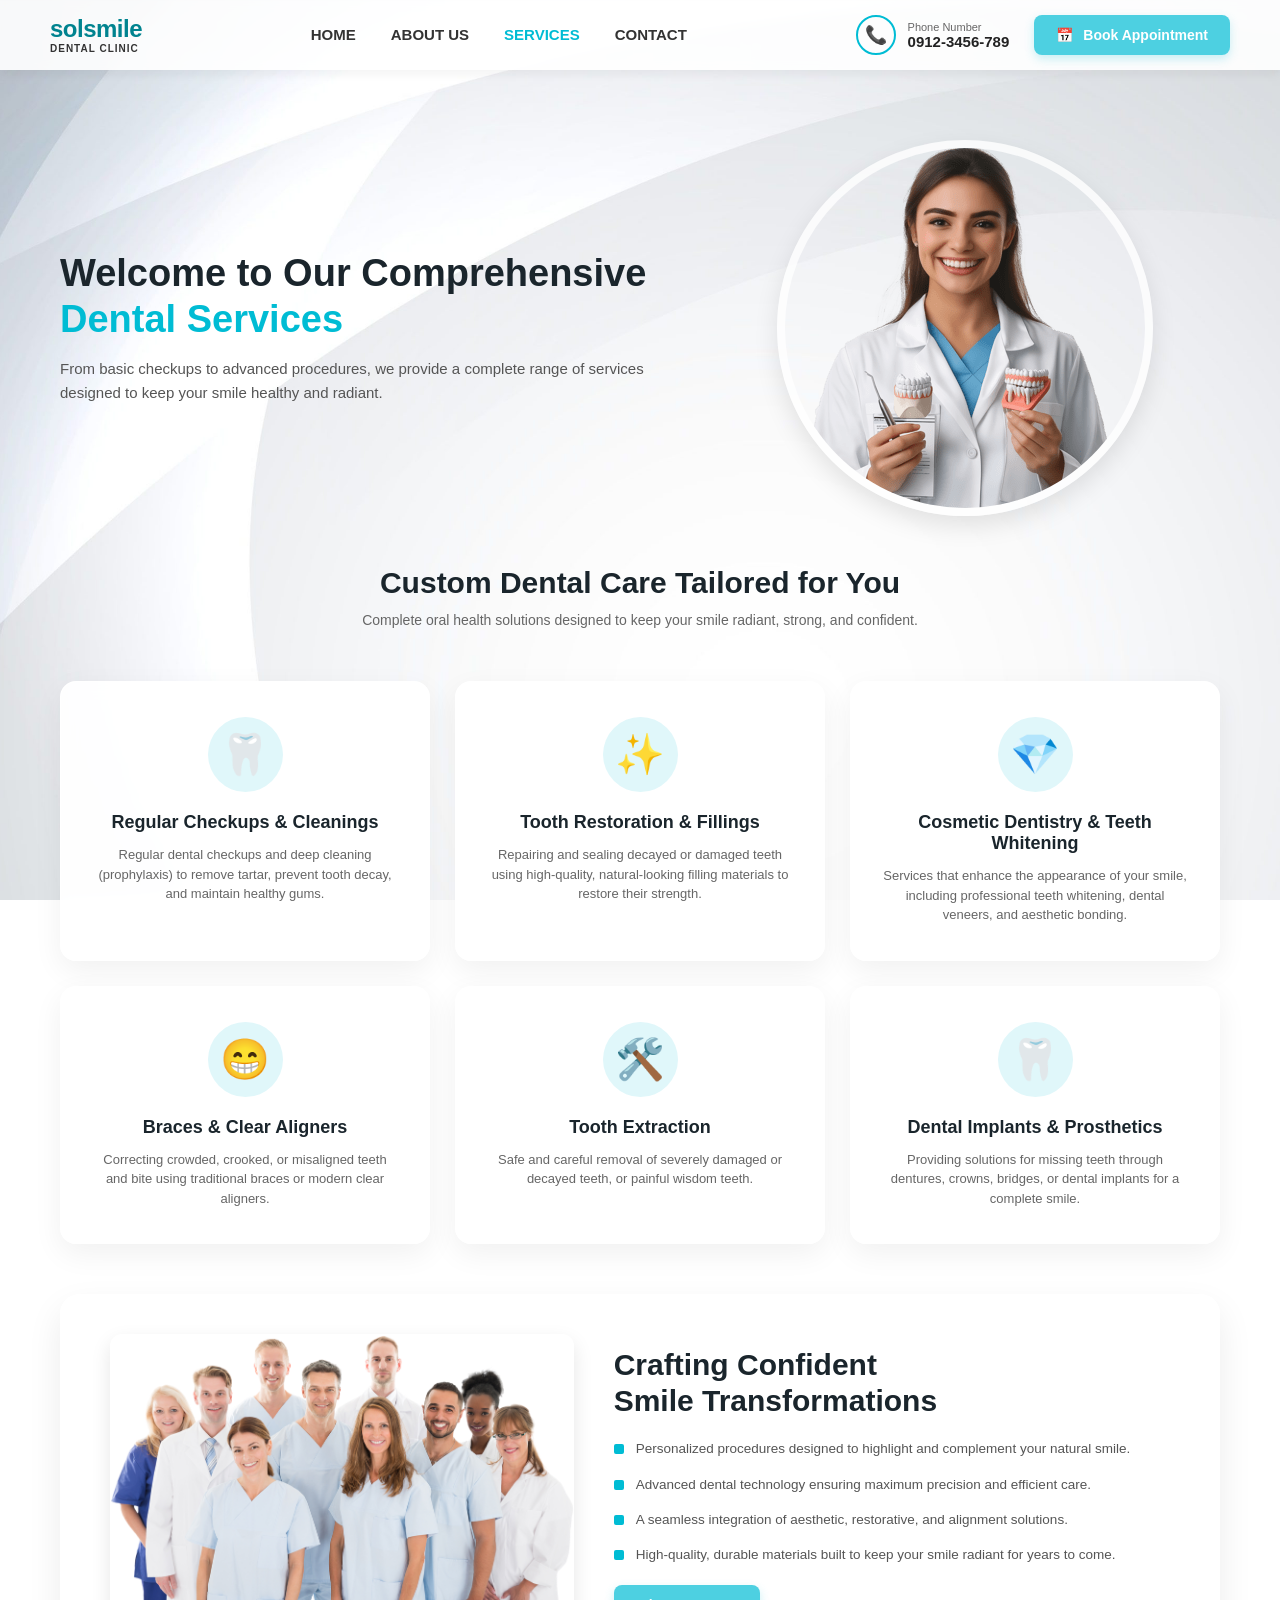
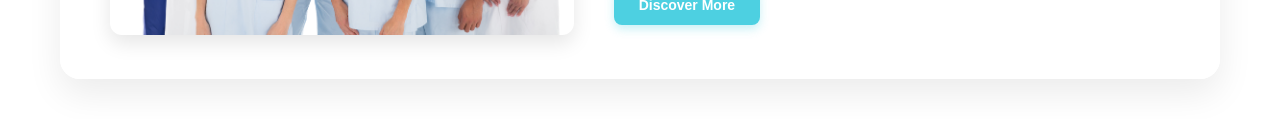
<file: SERVICES.HTML>
<!DOCTYPE html>
<html lang="en">
<head>
    <meta charset="UTF-8">
    <meta name="viewport" content="width=device-width, initial-scale=1.0">
    <title>Services - Solsmile Dental Clinic</title>
    <style>
        * {
            margin: 0;
            padding: 0;
            box-sizing: border-box;
            font-family: 'Segoe UI', Tahoma, Geneva, Verdana, sans-serif;
        }

        html {
            scroll-behavior: smooth;
        }

        html, body {
            width: 100%;
            overflow-x: hidden;
        }

        body {
            background: url("../IMAGES/BACKGROUND.jpg") no-repeat center center fixed;
            background-size: cover;
            color: #333;
            display: flex;
            flex-direction: column;
            min-height: 100vh;
        }

        /* ENTRANCE ANIMATIONS */
        @keyframes fadeInDown {
            from { opacity: 0; transform: translateY(-20px); }
            to { opacity: 1; transform: translateY(0); }
        }

        @keyframes fadeInUp {
            from { opacity: 0; transform: translateY(30px); }
            to { opacity: 1; transform: translateY(0); }
        }

        /* HEADER / NAVBAR */
        header {
            position: fixed;
            top: 0;
            left: 0;
            display: flex;
            justify-content: space-between;
            align-items: center;
            padding: 15px 50px;
            background: rgba(255, 255, 255, 0.9);
            backdrop-filter: blur(5px);
            animation: fadeInDown 0.8s ease-out;
            width: 100%;
            z-index: 1000;
            box-shadow: 0 4px 10px rgba(0,0,0,0.05);
        }

        .logo-area {
            display: flex;
            flex-direction: column;
            line-height: 1.1;
        }

        .logo-text {
            font-size: 24px;
            font-weight: bold;
            color: #00838f;
            letter-spacing: -0.5px;
        }

        .logo-sub {
            font-size: 10px;
            font-weight: bold;
            letter-spacing: 1px;
            color: #333;
        }

        nav ul {
            display: flex;
            list-style: none;
            gap: 35px;
        }

        nav ul li a {
            text-decoration: none;
            color: #333;
            font-weight: 600;
            font-size: 15px;
            transition: color 0.3s;
        }

        nav ul li a.active, nav ul li a:hover {
            color: #00bcd4;
        }

        .header-right {
            display: flex;
            align-items: center;
            gap: 25px;
        }

        .phone-box {
            display: flex;
            align-items: center;
            gap: 12px;
        }

        .phone-icon {
            width: 40px;
            height: 40px;
            border: 2px solid #00bcd4;
            border-radius: 50%;
            display: flex;
            align-items: center;
            justify-content: center;
            color: #00bcd4;
            font-size: 18px;
        }

        .phone-info .label {
            font-size: 11px;
            color: #666;
        }

        .phone-info .number {
            font-size: 15px;
            font-weight: bold;
            color: #222;
        }

        .btn-book {
            background-color: #4dd0e1;
            color: white;
            border: none;
            padding: 12px 22px;
            border-radius: 8px;
            font-weight: 600;
            font-size: 14px;
            cursor: pointer;
            display: flex;
            align-items: center;
            gap: 10px;
            box-shadow: 0 4px 10px rgba(77, 208, 225, 0.3);
            transition: background 0.3s, transform 0.2s;
        }

        .btn-book:hover {
            background-color: #26c6da;
            transform: translateY(-2px);
        }

        /* MAIN CONTAINER (Inalis ang background gradient/fade card) */
        .services-main-container {
            margin-top: 100px;
            padding: 40px 60px;
            display: flex;
            flex-direction: column;
            gap: 50px;
            background: transparent;
        }

        /* TOP INTRO SECTION */
        .services-intro {
            display: flex;
            justify-content: space-between;
            align-items: center;
            max-width: 1200px;
            margin: 0 auto;
            width: 100%;
            gap: 40px;
            animation: fadeInUp 0.8s ease-out;
        }

        .intro-text-box {
            flex: 1.2;
        }

        .intro-text-box h1 {
            font-size: 38px;
            font-weight: 800;
            color: #1a252c;
            line-height: 1.2;
            margin-bottom: 15px;
        }

        .intro-text-box h1 span {
            color: #00bcd4;
        }

        .intro-text-box p {
            font-size: 15px;
            color: #555;
            line-height: 1.6;
        }

        .intro-image-box {
            flex: 1;
            display: flex;
            justify-content: center;
        }

        .intro-image-box img {
            max-width: 100%;
            height: auto;
            border-radius: 50%;
            border: 8px solid rgba(255, 255, 255, 0.8);
            box-shadow: 0 10px 25px rgba(0,0,0,0.1);
        }

        /* SECTION HEADER (CUSTOM DENTAL CARE) */
        .section-title-center {
            text-align: center;
            max-width: 700px;
            margin: 0 auto;
        }

        .section-title-center h2 {
            font-size: 30px;
            font-weight: 800;
            color: #1a252c;
            margin-bottom: 10px;
        }

        .section-title-center p {
            font-size: 14px;
            color: #666;
            line-height: 1.5;
        }

        /* SERVICES GRID (6 CARDS) */
        .services-grid {
            display: grid;
            grid-template-columns: repeat(3, 1fr);
            gap: 25px;
            max-width: 1200px;
            margin: 0 auto;
            width: 100%;
        }

        .service-card {
            background: rgba(255, 255, 255, 0.95);
            backdrop-filter: blur(8px);
            border: 1px solid rgba(255, 255, 255, 0.8);
            padding: 35px 30px;
            border-radius: 16px;
            text-align: center;
            box-shadow: 0 10px 30px rgba(0, 0, 0, 0.06);
            transition: transform 0.3s, box-shadow 0.3s;
            display: flex;
            flex-direction: column;
            align-items: center;
        }

        .service-card:hover {
            transform: translateY(-5px);
            box-shadow: 0 15px 35px rgba(0, 0, 0, 0.1);
        }

        .service-icon {
            font-size: 40px;
            margin-bottom: 20px;
            color: #00bcd4;
            background: #e0f7fa;
            width: 75px;
            height: 75px;
            display: flex;
            align-items: center;
            justify-content: center;
            border-radius: 50%;
        }

        .service-card h3 {
            font-size: 18px;
            font-weight: 700;
            color: #1a252c;
            margin-bottom: 12px;
        }

        .service-card p {
            font-size: 13px;
            color: #666;
            line-height: 1.5;
        }

        /* BOTTOM SECTION: CRAFTING CONFIDENT SMILE */
        .crafting-section {
            display: flex;
            justify-content: space-between;
            align-items: center;
            max-width: 1200px;
            margin: 0 auto;
            width: 100%;
            background: rgba(255, 255, 255, 0.95);
            backdrop-filter: blur(10px);
            padding: 40px 50px;
            border-radius: 20px;
            box-shadow: 0 15px 35px rgba(0, 0, 0, 0.08);
            gap: 40px;
        }

        .crafting-image-box {
            flex: 1;
        }

        .crafting-image-box img {
            width: 100%;
            height: auto;
            border-radius: 12px;
            box-shadow: 0 8px 20px rgba(0,0,0,0.1);
        }

        .crafting-content {
            flex: 1.2;
            display: flex;
            flex-direction: column;
            gap: 20px;
        }

        .crafting-content h2 {
            font-size: 30px;
            font-weight: 800;
            color: #1a252c;
            line-height: 1.2;
        }

        .crafting-list {
            display: flex;
            flex-direction: column;
            gap: 15px;
        }

        .crafting-item {
            display: flex;
            align-items: flex-start;
            gap: 12px;
        }

        .crafting-bullet {
            width: 10px;
            height: 10px;
            background-color: #00bcd4;
            border-radius: 2px;
            margin-top: 5px;
            flex-shrink: 0;
        }

        .crafting-item p {
            font-size: 13.5px;
            color: #555;
            line-height: 1.5;
        }

        .btn-discover {
            background-color: #4dd0e1;
            color: white;
            border: none;
            padding: 12px 25px;
            border-radius: 8px;
            font-weight: 600;
            font-size: 14px;
            cursor: pointer;
            width: fit-content;
            box-shadow: 0 4px 10px rgba(77, 208, 225, 0.3);
            transition: background 0.3s, transform 0.2s;
        }

        .btn-discover:hover {
            background-color: #26c6da;
            transform: translateY(-2px);
        }
    </style>
</head>
<body>

    <!-- HEADER -->
    <header>
        <div class="logo-area">
            <span class="logo-text">solsmile</span>
            <span class="logo-sub">DENTAL CLINIC</span>
        </div>
        <nav>
            <ul>
                <li><a href="../HOME.HTML">HOME</a></li>
                <li><a href="ABOUT%20US.HTML">ABOUT US</a></li>
                <li><a href="SERVICES.HTML" class="active">SERVICES</a></li>
                <li><a href="CONTACT.HTML">CONTACT</a></li>
            </ul>
        </nav>
        <div class="header-right">
            <div class="phone-box">
                <div class="phone-icon">📞</div>
                <div class="phone-info">
                    <div class="label">Phone Number</div>
                    <div class="number">0912-3456-789</div>
                </div>
            </div>
            <a href="BOOK%20APPOINMENT.HTML" style="text-decoration: none;">
                <button class="btn-book">
                    <span>📅</span> Book Appointment
                </button>
            </a>
        </div>
    </header>

    <!-- SERVICES MAIN CONTENT CONTAINER -->
    <div class="services-main-container">
        
        <!-- TOP INTRO SECTION -->
        <div class="services-intro">
            <div class="intro-text-box">
                <h1>Welcome to Our Comprehensive<br><span>Dental Services</span></h1>
                <p>From basic checkups to advanced procedures, we provide a complete range of services designed to keep your smile healthy and radiant.</p>
            </div>
            <div class="intro-image-box">
                <img src="../IMAGES/profile.png" alt="Dentist" onerror="this.src='https://via.placeholder.com/350x350?text=Dentist+Profile'">
            </div>
        </div>

        <!-- CENTER TITLE -->
        <div class="section-title-center">
            <h2>Custom Dental Care Tailored for You</h2>
            <p>Complete oral health solutions designed to keep your smile radiant, strong, and confident.</p>
        </div>

        <!-- 6 SERVICES GRID CARDS -->
        <div class="services-grid">
            <div class="service-card">
                <div class="service-icon">🦷</div>
                <h3>Regular Checkups & Cleanings</h3>
                <p>Regular dental checkups and deep cleaning (prophylaxis) to remove tartar, prevent tooth decay, and maintain healthy gums.</p>
            </div>
            <div class="service-card">
                <div class="service-icon">✨</div>
                <h3>Tooth Restoration & Fillings</h3>
                <p>Repairing and sealing decayed or damaged teeth using high-quality, natural-looking filling materials to restore their strength.</p>
            </div>
            <div class="service-card">
                <div class="service-icon">💎</div>
                <h3>Cosmetic Dentistry & Teeth Whitening</h3>
                <p>Services that enhance the appearance of your smile, including professional teeth whitening, dental veneers, and aesthetic bonding.</p>
            </div>
            <div class="service-card">
                <div class="service-icon">😁</div>
                <h3>Braces & Clear Aligners</h3>
                <p>Correcting crowded, crooked, or misaligned teeth and bite using traditional braces or modern clear aligners.</p>
            </div>
            <div class="service-card">
                <div class="service-icon">🛠️</div>
                <h3>Tooth Extraction</h3>
                <p>Safe and careful removal of severely damaged or decayed teeth, or painful wisdom teeth.</p>
            </div>
            <div class="service-card">
                <div class="service-icon">🦷</div>
                <h3>Dental Implants & Prosthetics</h3>
                <p>Providing solutions for missing teeth through dentures, crowns, bridges, or dental implants for a complete smile.</p>
            </div>
        </div>

        <!-- BOTTOM CRAFTING SECTION -->
        <div class="crafting-section">
            <div class="crafting-image-box">
                <img src="../IMAGES/dentist%20group.png" alt="Patient Dental Procedure" onerror="this.src='https://via.placeholder.com/500x350?text=Procedure+Picture'">
            </div>
            <div class="crafting-content">
                <h2>Crafting Confident<br>Smile Transformations</h2>
                <div class="crafting-list">
                    <div class="crafting-item">
                        <div class="crafting-bullet"></div>
                        <p>Personalized procedures designed to highlight and complement your natural smile.</p>
                    </div>
                    <div class="crafting-item">
                        <div class="crafting-bullet"></div>
                        <p>Advanced dental technology ensuring maximum precision and efficient care.</p>
                    </div>
                    <div class="crafting-item">
                        <div class="crafting-bullet"></div>
                        <p>A seamless integration of aesthetic, restorative, and alignment solutions.</p>
                    </div>
                    <div class="crafting-item">
                        <div class="crafting-bullet"></div>
                        <p>High-quality, durable materials built to keep your smile radiant for years to come.</p>
                    </div>
                </div>
                <button class="btn-discover">Discover More</button>
            </div>
        </div>

    </div>

</body>
</html>
</file>
